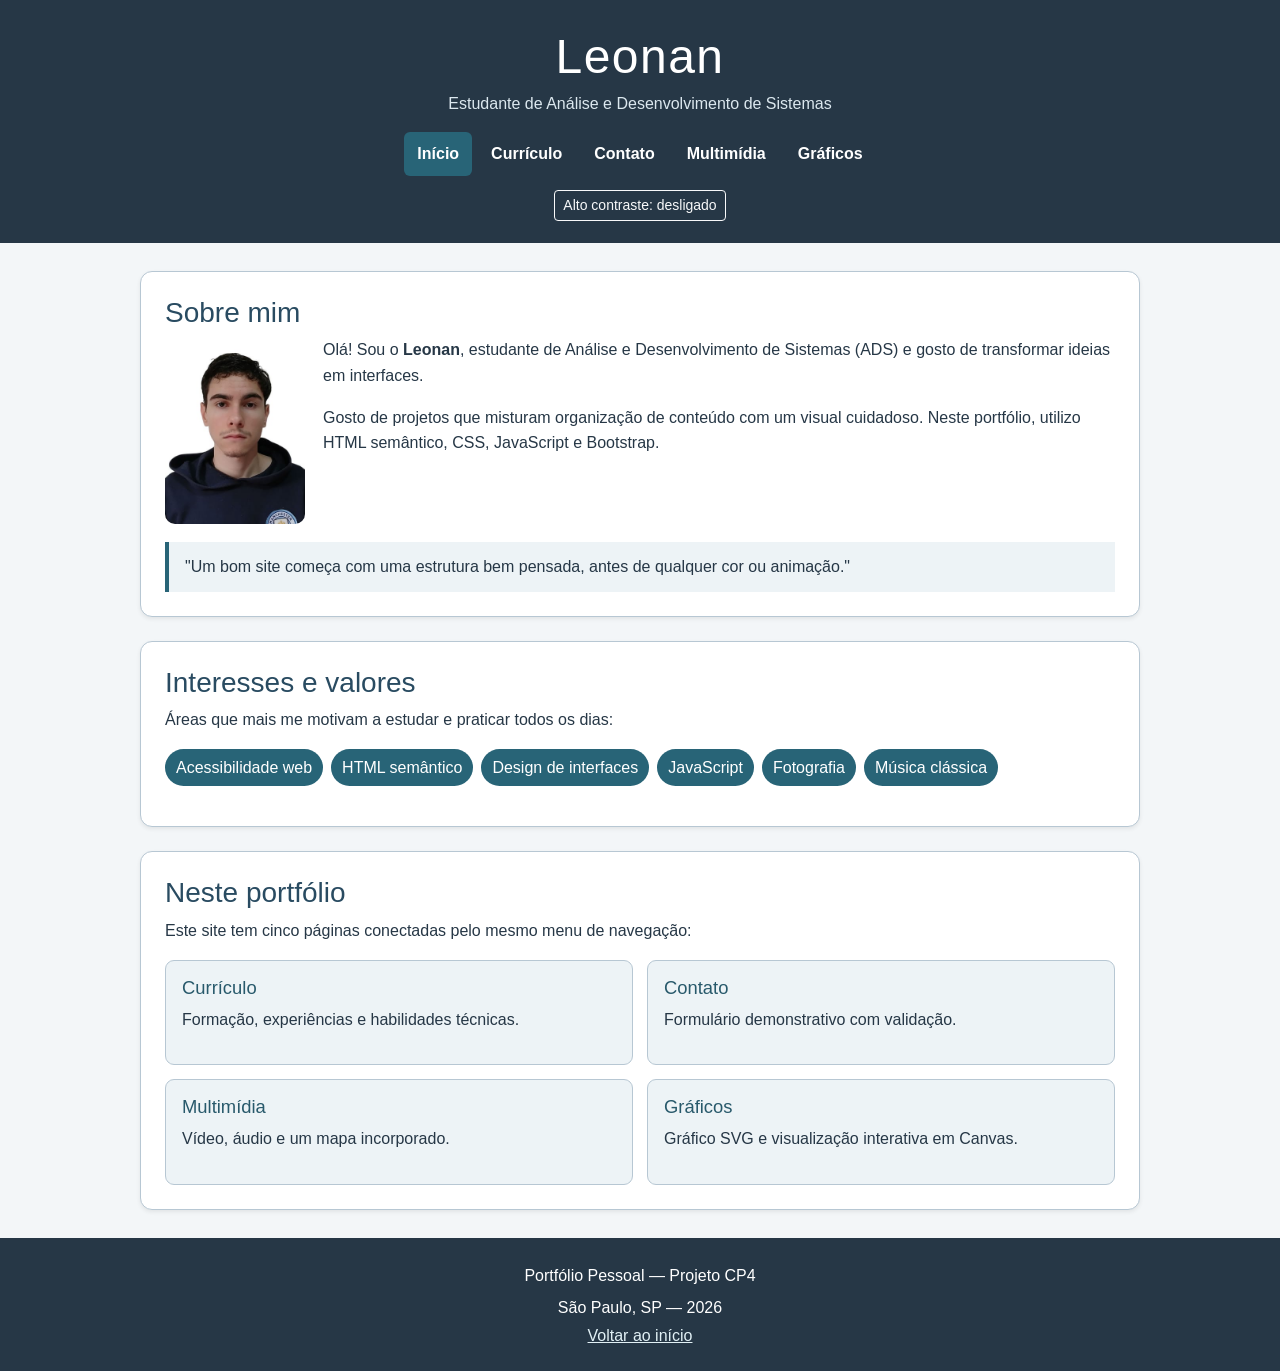
<file: index.html>
<!DOCTYPE html>
<html lang="pt-BR">
<head>
    <meta charset="UTF-8">
    <meta name="viewport" content="width=device-width, initial-scale=1.0">
    <title>Leonan — Portfólio Pessoal</title>
    <meta name="description" content="Portfólio pessoal de Leonan, estudante de Análise e Desenvolvimento de Sistemas.">
    <link href="https://cdn.jsdelivr.net/npm/bootstrap@5.3.3/dist/css/bootstrap.min.css" rel="stylesheet" crossorigin="anonymous">
    <link rel="stylesheet" href="css/estilos.css">
</head>
<body>
    <a class="pular-conteudo" href="#conteudo">Pular para o conteúdo principal</a>
    <header id="inicio">
        <h1>Leonan</h1>
        <p class="tagline">Estudante de Análise e Desenvolvimento de Sistemas</p>
        <svg class="arco-decorativo" viewBox="0 0 100 20" preserveAspectRatio="none" aria-hidden="true">
            <path d="M0 20 Q50 0 100 20 Z"></path>
        </svg>
        <nav aria-label="Navegação principal">
            <ul>
                <li><a href="index.html" aria-current="page">Início</a></li>
                <li><a href="curriculo.html">Currículo</a></li>
                <li><a href="formulario.html">Contato</a></li>
                <li><a href="multimidia.html">Multimídia</a></li>
                <li><a href="graficos.html">Gráficos</a></li>
            </ul>
        </nav>
        <div class="controle-acessibilidade">
            <button type="button" id="alternar-contraste" class="btn btn-outline-light btn-sm"
                aria-pressed="false" aria-label="Ativar modo de alto contraste">
                Alto contraste: desligado
            </button>
        </div>
    </header>

    <main id="conteudo" class="container">
        <section id="sobre" class="card shadow-sm mb-4 p-3 p-md-4">
            <h2>Sobre mim</h2>
            <div class="grade-apresentacao">
                <img src="midia/imagem.jpeg" alt="Ilustração estilizada representando Leonan" width="140">
                <div>
                    <p>Olá! Sou o <strong>Leonan</strong>, estudante de Análise e Desenvolvimento de Sistemas (ADS) e gosto de transformar ideias em interfaces.</p>
                    <p>Gosto de projetos que misturam organização de conteúdo com um visual cuidadoso. Neste portfólio, utilizo HTML semântico, CSS, JavaScript e Bootstrap.</p>
                </div>
            </div>
            <blockquote>"Um bom site começa com uma estrutura bem pensada, antes de qualquer cor ou animação."</blockquote>
        </section>

        <section id="interesses" class="card shadow-sm mb-4 p-3 p-md-4">
            <h2>Interesses e valores</h2>
            <p>Áreas que mais me motivam a estudar e praticar todos os dias:</p>
            <ul class="tags">
                <li>Acessibilidade web</li>
                <li>HTML semântico</li>
                <li>Design de interfaces</li>
                <li>JavaScript</li>
                <li>Fotografia</li>
                <li>Música clássica</li>
            </ul>
        </section>

        <section id="destaques" class="card shadow-sm mb-4 p-3 p-md-4">
            <h2>Neste portfólio</h2>
            <p>Este site tem cinco páginas conectadas pelo mesmo menu de navegação:</p>
            <div class="grade">
                <a class="item link-card" href="curriculo.html">
                    <h3>Currículo</h3>
                    <p>Formação, experiências e habilidades técnicas.</p>
                </a>
                <a class="item link-card" href="formulario.html">
                    <h3>Contato</h3>
                    <p>Formulário demonstrativo com validação.</p>
                </a>
                <a class="item link-card" href="multimidia.html">
                    <h3>Multimídia</h3>
                    <p>Vídeo, áudio e um mapa incorporado.</p>
                </a>
                <a class="item link-card" href="graficos.html">
                    <h3>Gráficos</h3>
                    <p>Gráfico SVG e visualização interativa em Canvas.</p>
                </a>
            </div>
        </section>
    </main>

    <footer class="container-fluid">
        <p>Portfólio Pessoal — Projeto CP4</p>
        <p>São Paulo, SP — 2026</p>
        <a href="#inicio">Voltar ao início</a>
    </footer>
    <script src="js/site.js" defer></script>
    <script src="https://cdn.jsdelivr.net/npm/bootstrap@5.3.3/dist/js/bootstrap.bundle.min.js" crossorigin="anonymous" defer></script>
</body>
</html>
</file>
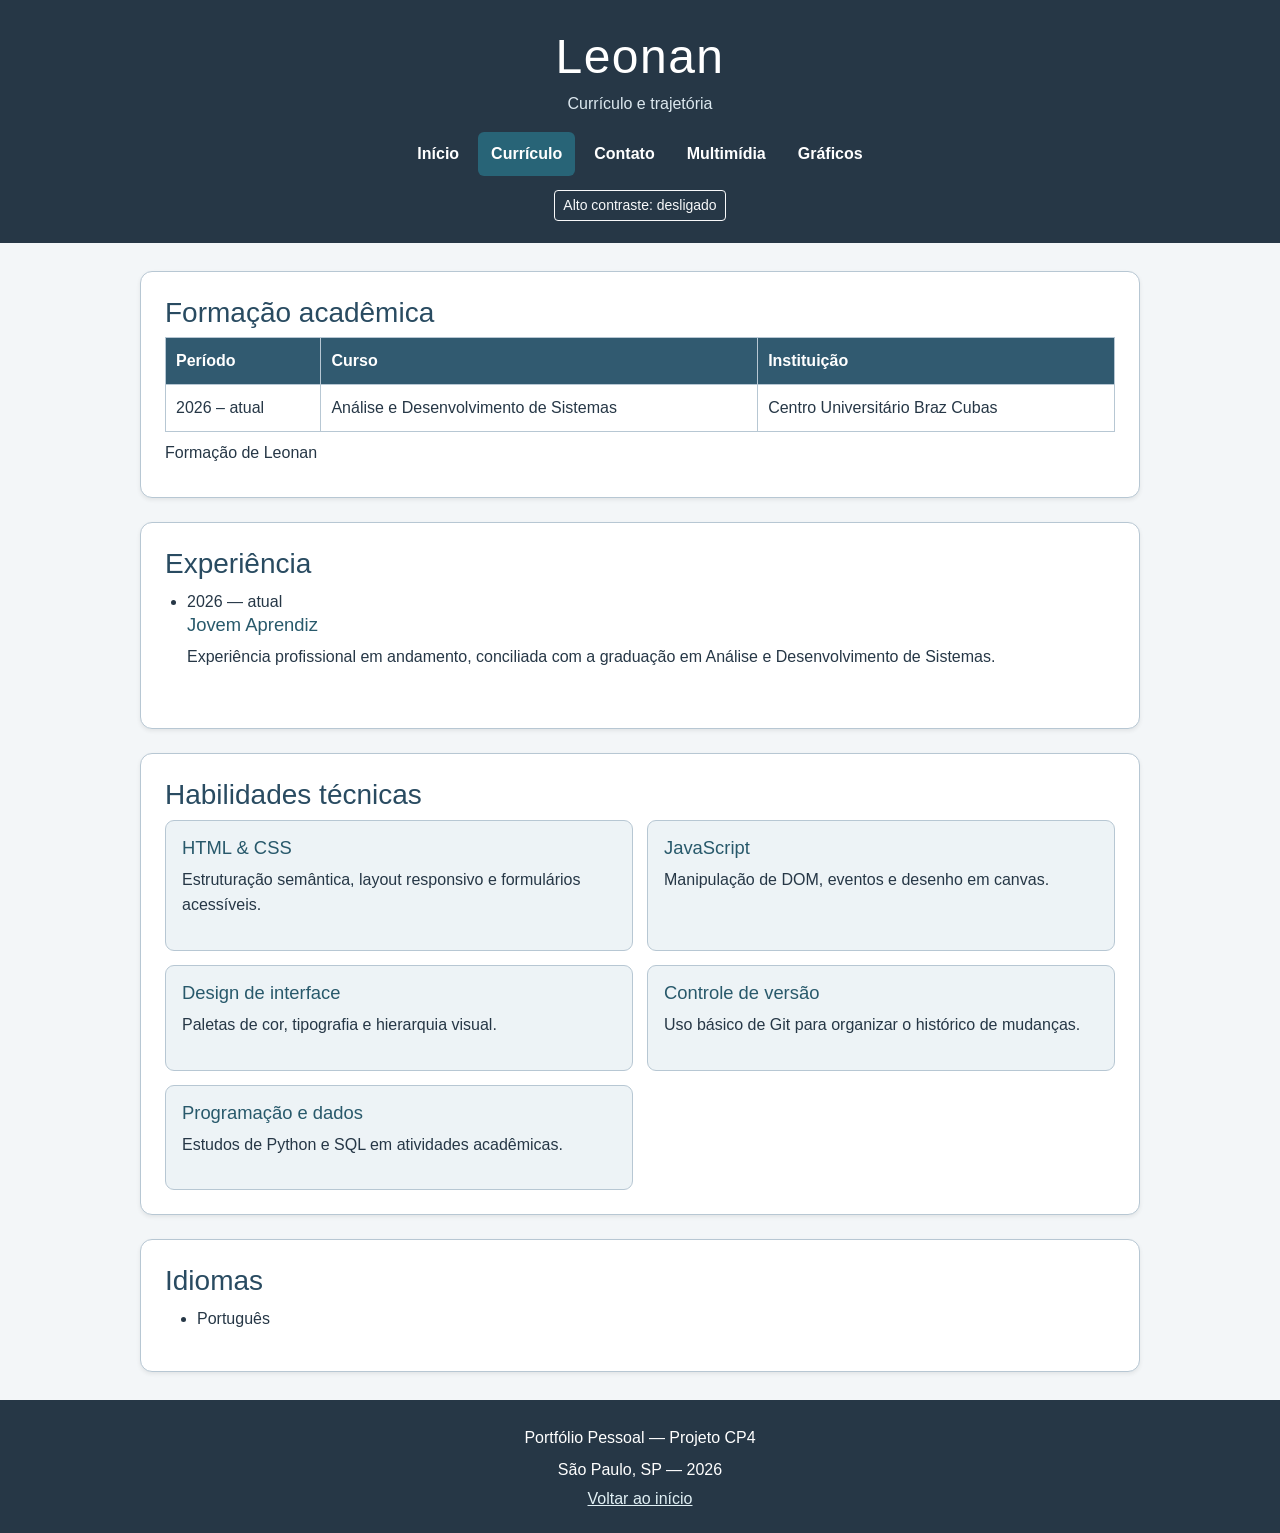
<file: curriculo.html>
<!DOCTYPE html>
<html lang="pt-BR">
<head>
    <meta charset="UTF-8">
    <meta name="viewport" content="width=device-width, initial-scale=1.0">
    <title>Currículo — Leonan</title>
    <meta name="description" content="Portfólio pessoal de Leonan, estudante de Análise e Desenvolvimento de Sistemas.">
    <link href="https://cdn.jsdelivr.net/npm/bootstrap@5.3.3/dist/css/bootstrap.min.css" rel="stylesheet" crossorigin="anonymous">
    <link rel="stylesheet" href="css/estilos.css">
</head>
<body>
    <a class="pular-conteudo" href="#conteudo">Pular para o conteúdo principal</a>
    <header id="inicio">
        <h1>Leonan</h1>
        <p class="tagline">Currículo e trajetória</p>
        <svg class="arco-decorativo" viewBox="0 0 100 20" preserveAspectRatio="none" aria-hidden="true">
            <path d="M0 20 Q50 0 100 20 Z"></path>
        </svg>
        <nav aria-label="Navegação principal">
            <ul>
                <li><a href="index.html">Início</a></li>
                <li><a href="curriculo.html" aria-current="page">Currículo</a></li>
                <li><a href="formulario.html">Contato</a></li>
                <li><a href="multimidia.html">Multimídia</a></li>
                <li><a href="graficos.html">Gráficos</a></li>
            </ul>
        </nav>
        <div class="controle-acessibilidade">
            <button type="button" id="alternar-contraste" class="btn btn-outline-light btn-sm"
                aria-pressed="false" aria-label="Ativar modo de alto contraste">
                Alto contraste: desligado
            </button>
        </div>
    </header>

    <main id="conteudo" class="container">
        <section id="formacao" class="card shadow-sm mb-4 p-3 p-md-4">
            <h2>Formação acadêmica</h2>
            <table>
                <caption>Formação de Leonan</caption>
                <thead>
                    <tr>
                        <th scope="col">Período</th>
                        <th scope="col">Curso</th>
                        <th scope="col">Instituição</th>
                    </tr>
                </thead>
                <tbody>
                    <tr>
                        <td>2026 – atual</td>
                        <td>Análise e Desenvolvimento de Sistemas</td>
                        <td>Centro Universitário Braz Cubas</td>
                    </tr>
                </tbody>
            </table>
        </section>

        <section id="experiencia" class="card shadow-sm mb-4 p-3 p-md-4">
            <h2>Experiência</h2>
            <ul class="linha-tempo">
                <li>
                    <time datetime="2026">2026 — atual</time>
                    <h3>Jovem Aprendiz</h3>
                    <p>Experiência profissional em andamento, conciliada com a graduação em Análise e Desenvolvimento de Sistemas.</p>
                </li>
            </ul>
        </section>

        <section id="habilidades" class="card shadow-sm mb-4 p-3 p-md-4">
            <h2>Habilidades técnicas</h2>
            <div class="grade">
                <article class="item">
                    <h3>HTML &amp; CSS</h3>
                    <p>Estruturação semântica, layout responsivo e formulários acessíveis.</p>
                </article>
                <article class="item">
                    <h3>JavaScript</h3>
                    <p>Manipulação de DOM, eventos e desenho em canvas.</p>
                </article>
                <article class="item">
                    <h3>Design de interface</h3>
                    <p>Paletas de cor, tipografia e hierarquia visual.</p>
                </article>
                <article class="item">
                    <h3>Controle de versão</h3>
                    <p>Uso básico de Git para organizar o histórico de mudanças.</p>
                </article>
                <article class="item">
                    <h3>Programação e dados</h3>
                    <p>Estudos de Python e SQL em atividades acadêmicas.</p>
                </article>
            </div>
        </section>

        <section id="idiomas" class="card shadow-sm mb-4 p-3 p-md-4">
            <h2>Idiomas</h2>
            <ul class="lista-marcada">
                <li>Português</li>
            </ul>
        </section>
    </main>

    <footer class="container-fluid">
        <p>Portfólio Pessoal — Projeto CP4</p>
        <p>São Paulo, SP — 2026</p>
        <a href="#inicio">Voltar ao início</a>
    </footer>
    <script src="js/site.js" defer></script>
    <script src="https://cdn.jsdelivr.net/npm/bootstrap@5.3.3/dist/js/bootstrap.bundle.min.js" crossorigin="anonymous" defer></script>
</body>
</html>
</file>
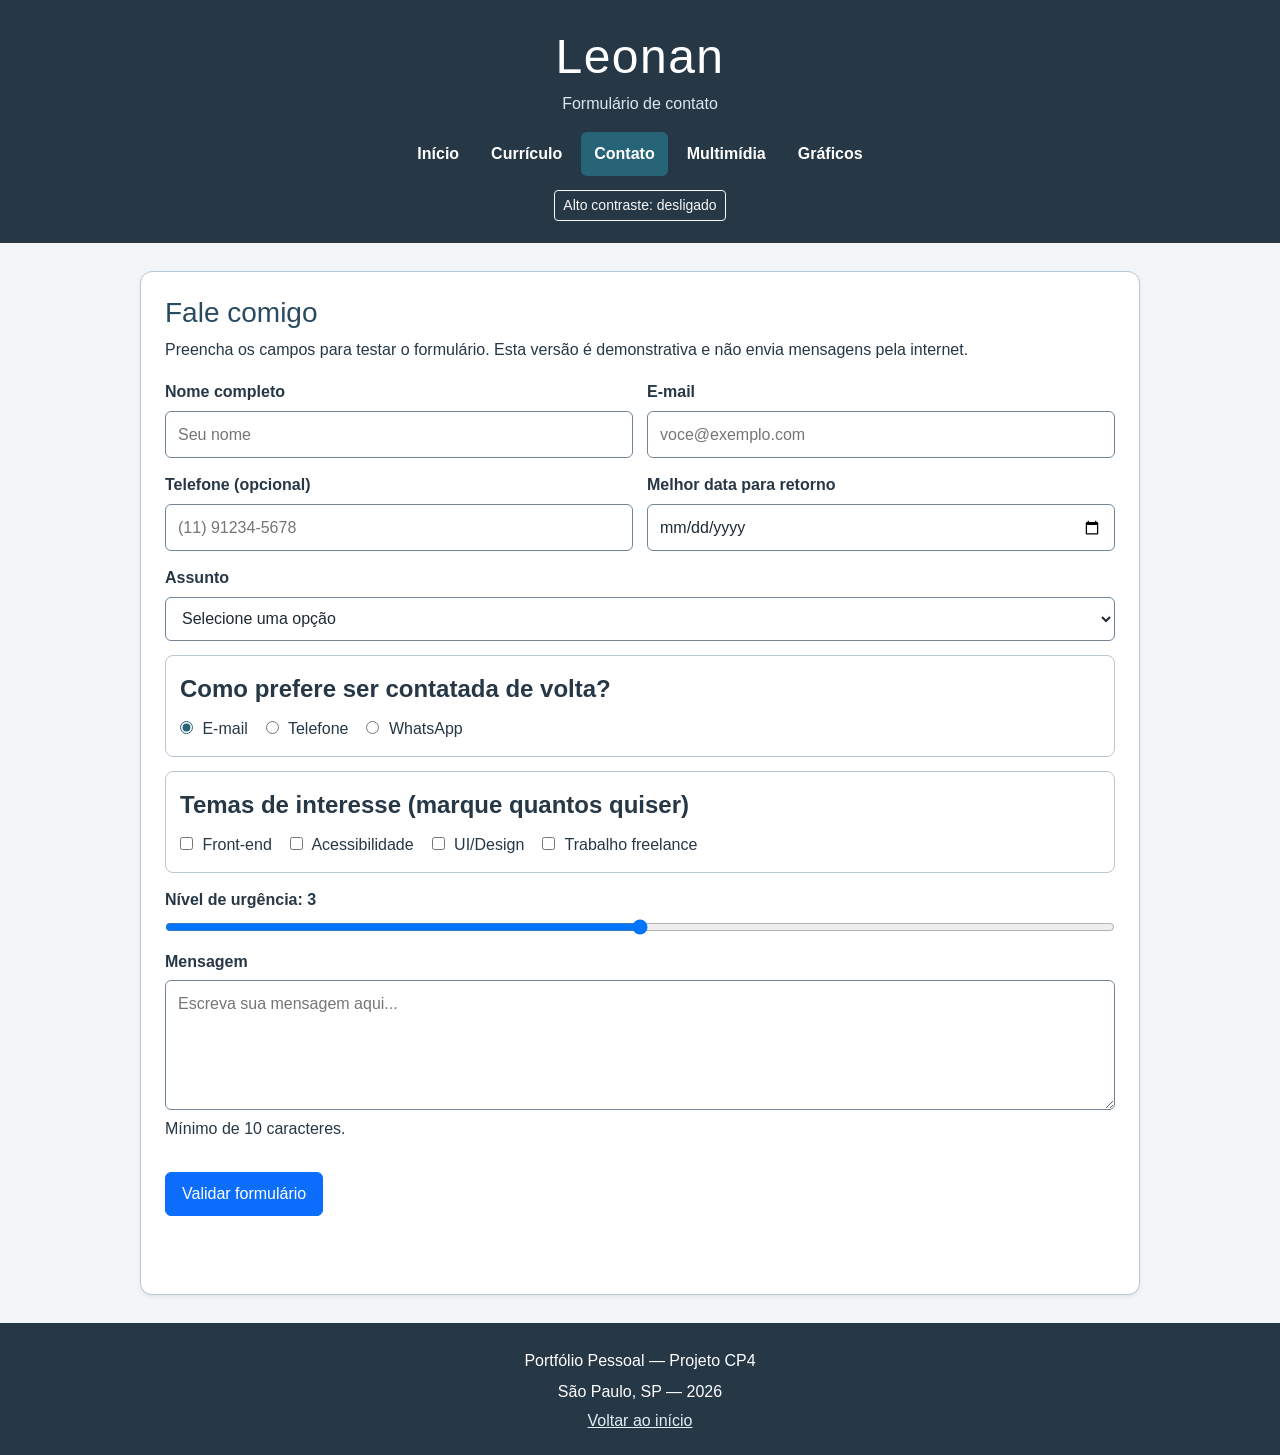
<file: formulario.html>
<!DOCTYPE html>
<html lang="pt-BR">
<head>
    <meta charset="UTF-8">
    <meta name="viewport" content="width=device-width, initial-scale=1.0">
    <title>Contato — Leonan</title>
    <meta name="description" content="Portfólio pessoal de Leonan, estudante de Análise e Desenvolvimento de Sistemas.">
    <link href="https://cdn.jsdelivr.net/npm/bootstrap@5.3.3/dist/css/bootstrap.min.css" rel="stylesheet" crossorigin="anonymous">
    <link rel="stylesheet" href="css/estilos.css">
</head>
<body>
    <a class="pular-conteudo" href="#conteudo">Pular para o conteúdo principal</a>
    <header id="inicio">
        <h1>Leonan</h1>
        <p class="tagline">Formulário de contato</p>
        <svg class="arco-decorativo" viewBox="0 0 100 20" preserveAspectRatio="none" aria-hidden="true">
            <path d="M0 20 Q50 0 100 20 Z"></path>
        </svg>
        <nav aria-label="Navegação principal">
            <ul>
                <li><a href="index.html">Início</a></li>
                <li><a href="curriculo.html">Currículo</a></li>
                <li><a href="formulario.html" aria-current="page">Contato</a></li>
                <li><a href="multimidia.html">Multimídia</a></li>
                <li><a href="graficos.html">Gráficos</a></li>
            </ul>
        </nav>
        <div class="controle-acessibilidade">
            <button type="button" id="alternar-contraste" class="btn btn-outline-light btn-sm"
                aria-pressed="false" aria-label="Ativar modo de alto contraste">
                Alto contraste: desligado
            </button>
        </div>
    </header>

    <main id="conteudo" class="container">
        <section id="contato" class="card shadow-sm mb-4 p-3 p-md-4">
            <h2>Fale comigo</h2>
            <p class="subtitulo">Preencha os campos para testar o formulário. Esta versão é demonstrativa e não envia mensagens pela internet.</p>

            <form id="form-contato" action="#" method="post" novalidate>
                <div class="campo linha-dupla">
                    <div class="campo">
                        <label for="nome">Nome completo</label>
                        <input type="text" id="nome" name="nome" placeholder="Seu nome" minlength="3" required>
                    </div>
                    <div class="campo">
                        <label for="email">E-mail</label>
                        <input type="email" id="email" name="email" placeholder="voce@exemplo.com" required>
                    </div>
                </div>

                <div class="campo linha-dupla">
                    <div class="campo">
                        <label for="telefone">Telefone <span class="opcional">(opcional)</span></label>
                        <input type="tel" id="telefone" name="telefone" placeholder="(11) 91234-5678" pattern="^\(?\d{2}\)?\s?\d{4,5}-?\d{4}$">
                    </div>
                    <div class="campo">
                        <label for="data-contato">Melhor data para retorno</label>
                        <input type="date" id="data-contato" name="data-contato">
                    </div>
                </div>

                <div class="campo">
                    <label for="assunto">Assunto</label>
                    <select id="assunto" name="assunto" required>
                        <option value="">Selecione uma opção</option>
                        <option value="projeto">Proposta de projeto</option>
                        <option value="estagio">Oportunidade de estágio</option>
                        <option value="feedback">Feedback sobre o portfólio</option>
                        <option value="outro">Outro assunto</option>
                    </select>
                </div>

                <fieldset>
                    <legend>Como prefere ser contatada de volta?</legend>
                    <div class="opcoes-radio">
                        <label><input type="radio" name="preferencia" value="email" checked> E-mail</label>
                        <label><input type="radio" name="preferencia" value="telefone"> Telefone</label>
                        <label><input type="radio" name="preferencia" value="whatsapp"> WhatsApp</label>
                    </div>
                </fieldset>

                <fieldset>
                    <legend>Temas de interesse (marque quantos quiser)</legend>
                    <div class="opcoes-checkbox">
                        <label><input type="checkbox" name="interesse" value="frontend"> Front-end</label>
                        <label><input type="checkbox" name="interesse" value="acessibilidade"> Acessibilidade</label>
                        <label><input type="checkbox" name="interesse" value="ui"> UI/Design</label>
                        <label><input type="checkbox" name="interesse" value="freelance"> Trabalho freelance</label>
                    </div>
                </fieldset>

                <div class="campo">
                    <label for="urgencia">Nível de urgência: <output id="valor-urgencia" for="urgencia">3</output></label>
                    <input type="range" id="urgencia" name="urgencia" min="1" max="5" value="3"
                        oninput="document.getElementById('valor-urgencia').textContent = this.value">
                </div>

                <div class="campo">
                    <label for="mensagem">Mensagem</label>
                    <textarea id="mensagem" name="mensagem" placeholder="Escreva sua mensagem aqui..." minlength="10" required></textarea>
                    <p class="dica-campo">Mínimo de 10 caracteres.</p>
                </div>

                <button type="submit" class="btn btn-primary botao">Validar formulário</button>
                <p id="status-formulario" class="mensagem-status" role="status" aria-live="polite"></p>
            </form>
        </section>
    </main>

    <footer class="container-fluid">
        <p>Portfólio Pessoal — Projeto CP4</p>
        <p>São Paulo, SP — 2026</p>
        <a href="#inicio">Voltar ao início</a>
    </footer>
    <script src="js/site.js" defer></script>
    <script src="https://cdn.jsdelivr.net/npm/bootstrap@5.3.3/dist/js/bootstrap.bundle.min.js" crossorigin="anonymous" defer></script>
</body>
</html>
</file>
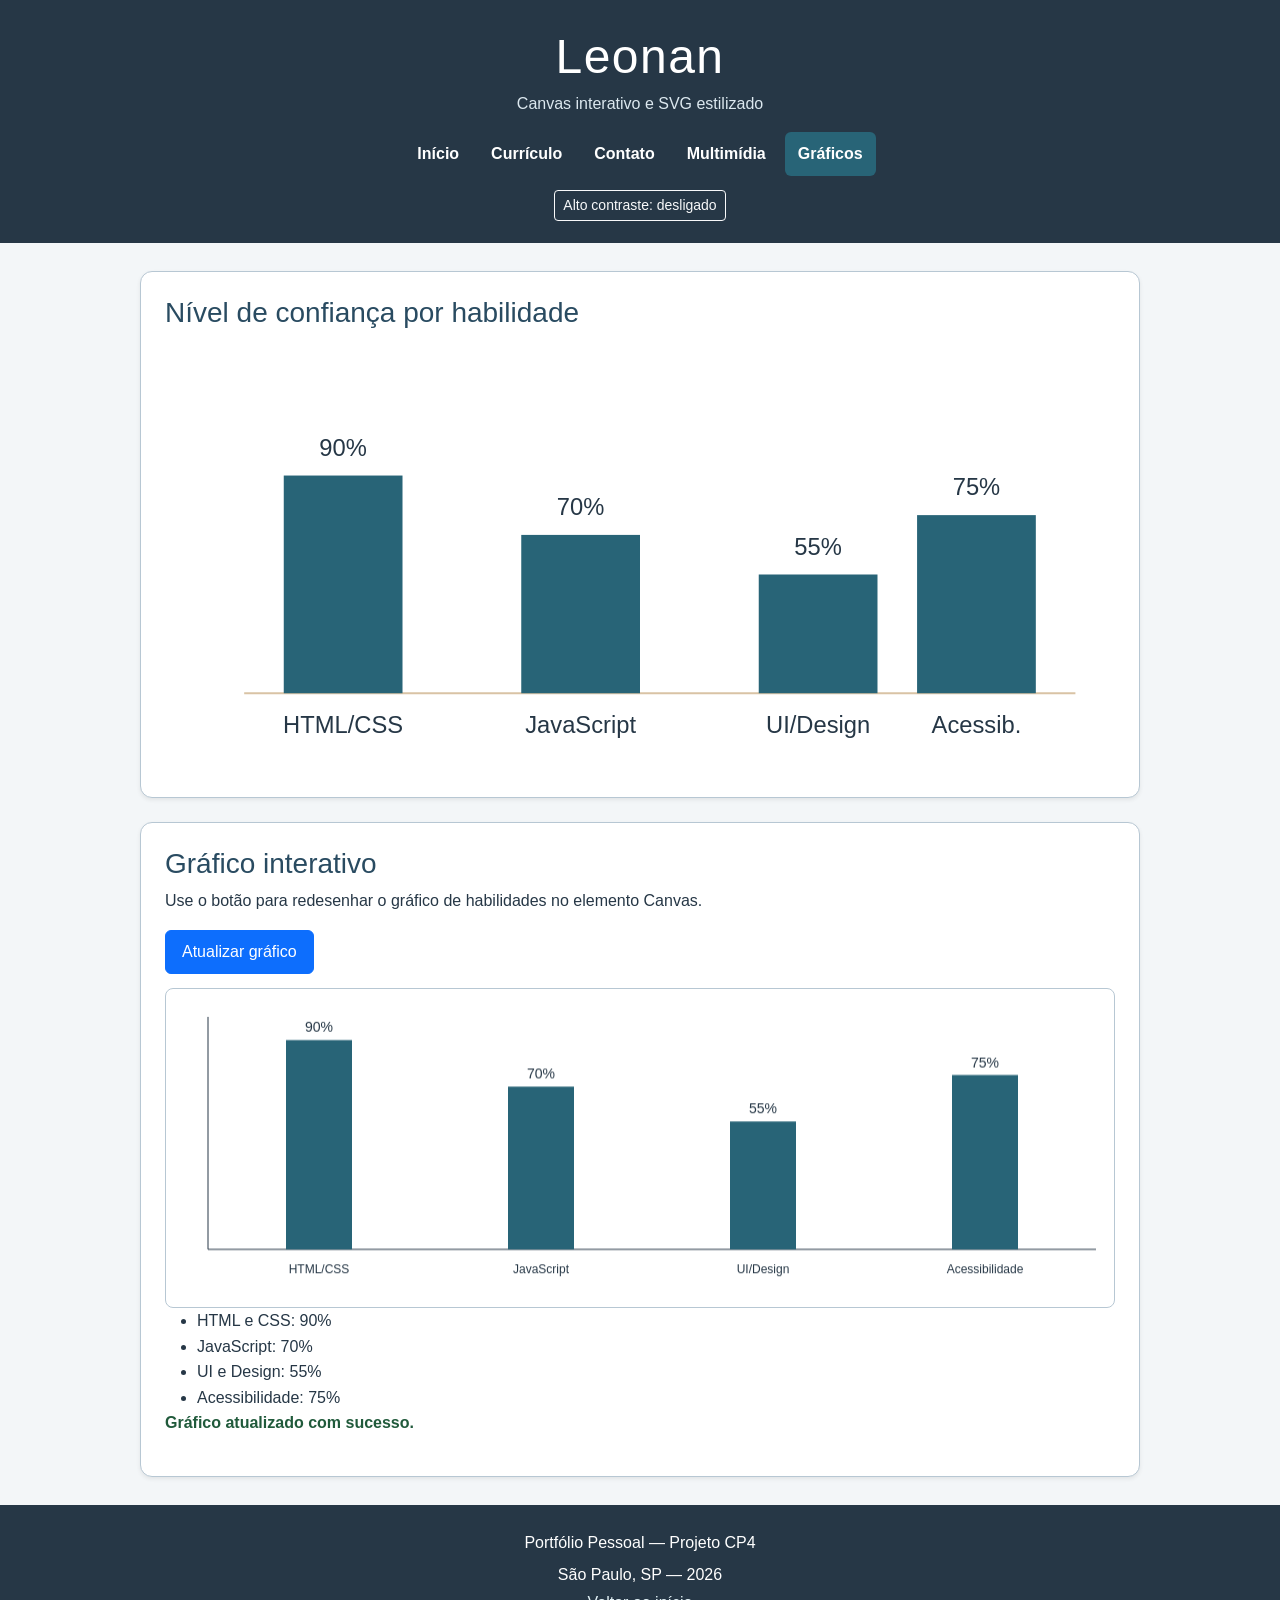
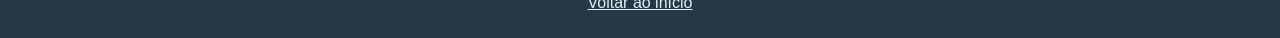
<file: graficos.html>
<!DOCTYPE html>
<html lang="pt-BR">
<head>
    <meta charset="UTF-8">
    <meta name="viewport" content="width=device-width, initial-scale=1.0">
    <title>Gráficos — Leonan</title>
    <meta name="description" content="Portfólio pessoal de Leonan, estudante de Análise e Desenvolvimento de Sistemas.">
    <link href="https://cdn.jsdelivr.net/npm/bootstrap@5.3.3/dist/css/bootstrap.min.css" rel="stylesheet" crossorigin="anonymous">
    <link rel="stylesheet" href="css/estilos.css">
</head>
<body>
    <a class="pular-conteudo" href="#conteudo">Pular para o conteúdo principal</a>
    <header id="inicio">
        <h1>Leonan</h1>
        <p class="tagline">Canvas interativo e SVG estilizado</p>
        <svg class="arco-decorativo" viewBox="0 0 100 20" preserveAspectRatio="none" aria-hidden="true">
            <path d="M0 20 Q50 0 100 20 Z"></path>
        </svg>
        <nav aria-label="Navegação principal">
            <ul>
                <li><a href="index.html">Início</a></li>
                <li><a href="curriculo.html">Currículo</a></li>
                <li><a href="formulario.html">Contato</a></li>
                <li><a href="multimidia.html">Multimídia</a></li>
                <li><a href="graficos.html" aria-current="page">Gráficos</a></li>
            </ul>
        </nav>
        <div class="controle-acessibilidade">
            <button type="button" id="alternar-contraste" class="btn btn-outline-light btn-sm"
                aria-pressed="false" aria-label="Ativar modo de alto contraste">
                Alto contraste: desligado
            </button>
        </div>
    </header>

    <main id="conteudo" class="container">

<section id="niveis" class="card shadow-sm mb-4 p-3 p-md-4">
            <h2>Nível de confiança por habilidade</h2>

            <svg class="grafico-svg" viewBox="0 0 480 220" role="img" aria-label="Gráfico de barras com o nível de confiança em quatro habilidades">
                <line x1="40" y1="180" x2="460" y2="180" stroke="#d9c3a5" stroke-width="1"></line>

                <rect class="barra" x="60" y="70" width="60" height="110"></rect>
                <text class="rotulo" x="90" y="200" text-anchor="middle">HTML/CSS</text>
                <text class="rotulo" x="90" y="60" text-anchor="middle">90%</text>

                <rect class="barra" x="180" y="100" width="60" height="80"></rect>
                <text class="rotulo" x="210" y="200" text-anchor="middle">JavaScript</text>
                <text class="rotulo" x="210" y="90" text-anchor="middle">70%</text>

                <rect class="barra" x="300" y="120" width="60" height="60"></rect>
                <text class="rotulo" x="330" y="200" text-anchor="middle">UI/Design</text>
                <text class="rotulo" x="330" y="110" text-anchor="middle">55%</text>

                <rect class="barra" x="380" y="90" width="60" height="90"></rect>
                <text class="rotulo" x="410" y="200" text-anchor="middle">Acessib.</text>
                <text class="rotulo" x="410" y="80" text-anchor="middle">75%</text>
            </svg>
        </section>
        <section id="grafico-interativo" class="card shadow-sm mb-4 p-3 p-md-4">
            <h2>Gráfico interativo</h2>
            <p>Use o botão para redesenhar o gráfico de habilidades no elemento Canvas.</p>
            <button type="button" id="redesenhar-grafico" class="btn btn-primary botao-canvas">Atualizar gráfico</button>
            <div class="canvas-container">
                <canvas id="grafico-canvas" width="720" height="320" role="img"
                    aria-label="Gráfico de habilidades: HTML e CSS 90%, JavaScript 70%, UI e Design 55%, acessibilidade 75%.">
                    HTML e CSS 90%, JavaScript 70%, UI e Design 55%, acessibilidade 75%.
                </canvas>
            </div>
            <ul class="dados-grafico">
                <li>HTML e CSS: 90%</li><li>JavaScript: 70%</li>
                <li>UI e Design: 55%</li><li>Acessibilidade: 75%</li>
            </ul>
            <p id="status-grafico" class="mensagem-status" role="status" aria-live="polite">Gráfico carregado.</p>
        </section>
    </main>

    <footer class="container-fluid">
        <p>Portfólio Pessoal — Projeto CP4</p>
        <p>São Paulo, SP — 2026</p>
        <a href="#inicio">Voltar ao início</a>
    </footer>
    <script src="js/site.js" defer></script>
    <script src="https://cdn.jsdelivr.net/npm/bootstrap@5.3.3/dist/js/bootstrap.bundle.min.js" crossorigin="anonymous" defer></script>
</body>
</html>
</file>
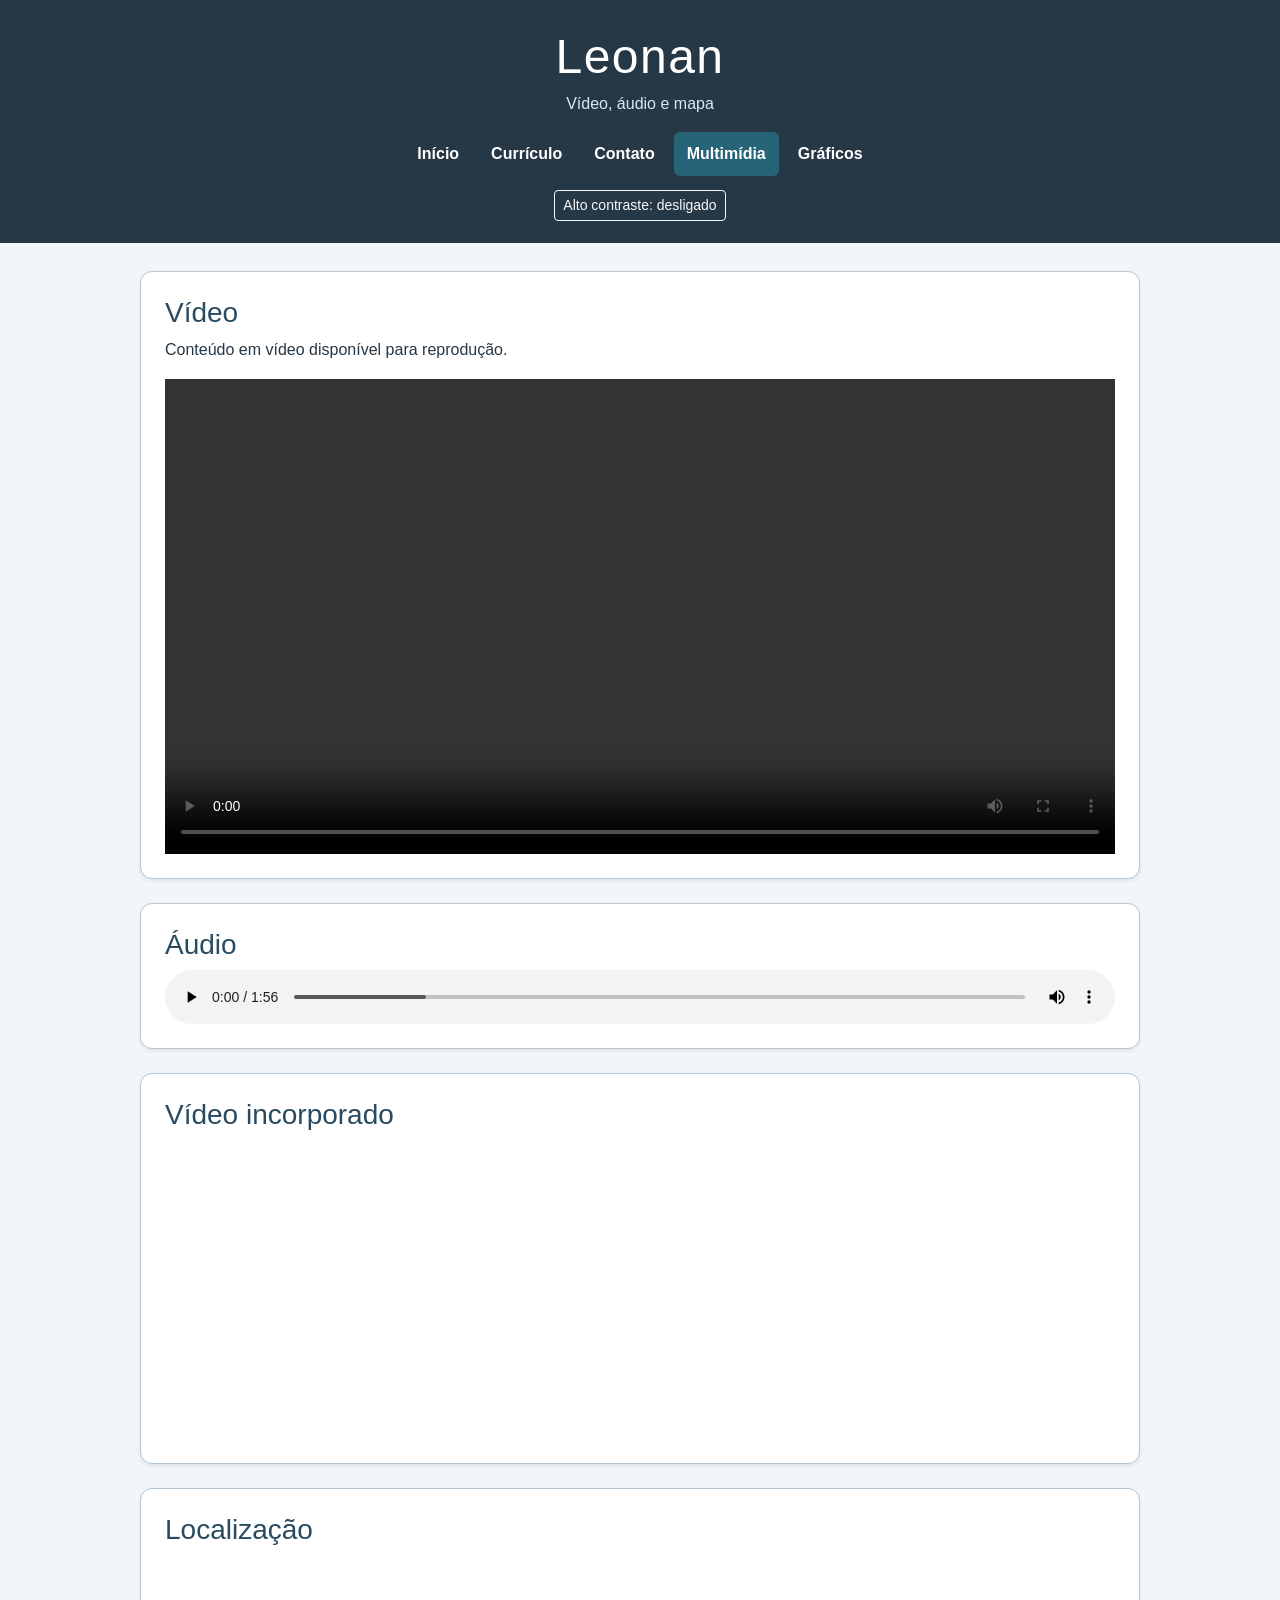
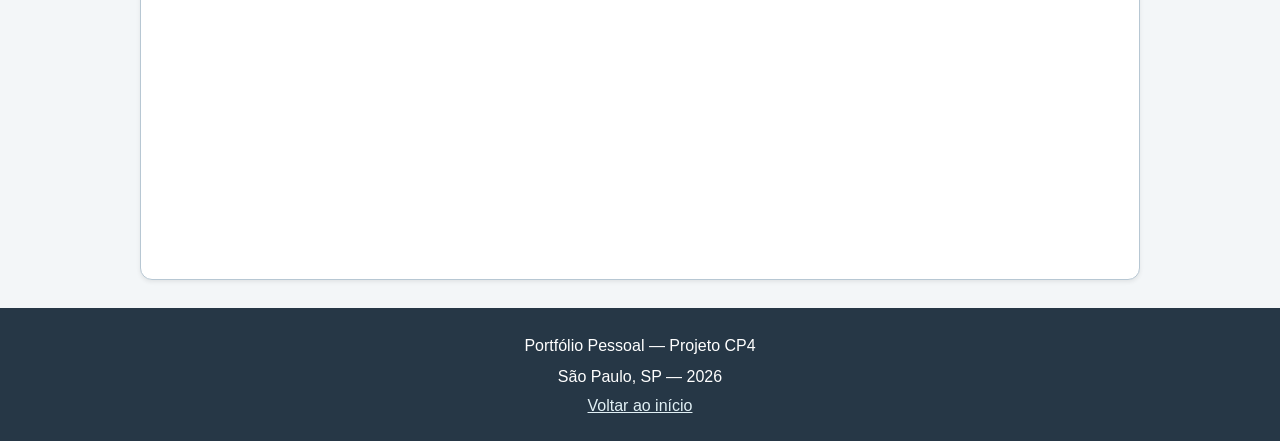
<file: multimidia.html>
<!DOCTYPE html>
<html lang="pt-BR">

<head>
    <meta charset="UTF-8">
    <meta name="viewport" content="width=device-width, initial-scale=1.0">
    <title>Multimídia — Leonan</title>
    <meta name="description" content="Portfólio pessoal de Leonan, estudante de Análise e Desenvolvimento de Sistemas.">
    <link href="https://cdn.jsdelivr.net/npm/bootstrap@5.3.3/dist/css/bootstrap.min.css" rel="stylesheet" crossorigin="anonymous">
    <link rel="stylesheet" href="css/estilos.css">
</head>

<body>
    <a class="pular-conteudo" href="#conteudo">Pular para o conteúdo principal</a>
    <header id="inicio">
        <h1>Leonan</h1>
        <p class="tagline">Vídeo, áudio e mapa</p>
        <svg class="arco-decorativo" viewBox="0 0 100 20" preserveAspectRatio="none" aria-hidden="true">
            <path d="M0 20 Q50 0 100 20 Z"></path>
        </svg>
        <nav aria-label="Navegação principal">
            <ul>
                <li><a href="index.html">Início</a></li>
                <li><a href="curriculo.html">Currículo</a></li>
                <li><a href="formulario.html">Contato</a></li>
                <li><a href="multimidia.html" aria-current="page">Multimídia</a></li>
                <li><a href="graficos.html">Gráficos</a></li>
            </ul>
        </nav>
        <div class="controle-acessibilidade">
            <button type="button" id="alternar-contraste" class="btn btn-outline-light btn-sm"
                aria-pressed="false" aria-label="Ativar modo de alto contraste">
                Alto contraste: desligado
            </button>
        </div>
    </header>

    <main id="conteudo" class="container">
        <section id="video" class="card shadow-sm mb-4 p-3 p-md-4">
            <h2>Vídeo</h2>
            <p>Conteúdo em vídeo disponível para reprodução.</p>
            <div class="midia-bloco">
                <video controls preload="metadata" aria-label="Vídeo de apresentação">
                    <source src="midia/Suite O Lago dos Cisnes (Scene I) - P. I. Tchaikovsky.mp4" type="video/mp4">
                    Seu navegador não oferece suporte à reprodução de vídeo.
                </video>
            </div>
        </section>
        <section id="audio" class="card shadow-sm mb-4 p-3 p-md-4">
            <h2>Áudio</h2>
            <div class="midia-bloco">
                <audio controls preload="metadata" aria-label="Reprodutor de áudio">
                    <source src="midia/audio.mpeg" type="audio/mpeg">
                    Seu navegador não oferece suporte à reprodução de áudio.
                </audio>
            </div>
        </section>
        <section id="video-externo" class="card shadow-sm mb-4 p-3 p-md-4">
            <h2>Vídeo incorporado</h2>
            <div class="moldura-iframe">
                <iframe src="https://www.youtube-nocookie.com/embed/EwFPB13wQvs"
                    title="Vídeo incorporado do YouTube" loading="lazy"
                    allow="accelerometer; autoplay; clipboard-write; encrypted-media; gyroscope; picture-in-picture; web-share"
                    referrerpolicy="strict-origin-when-cross-origin" allowfullscreen></iframe>
            </div>
        </section>
        <section id="mapa" class="card shadow-sm mb-4 p-3 p-md-4">
            <h2>Localização</h2>
            <div class="moldura-iframe">
                <iframe src="https://www.openstreetmap.org/export/embed.html?bbox=-46.6550%2C-23.5450%2C-46.6250%2C-23.5250&amp;layer=mapnik"
                    title="Mapa da região central de São Paulo" loading="lazy"></iframe>
            </div>
        </section>
    </main>

<footer class="container-fluid">
        <p>Portfólio Pessoal — Projeto CP4</p>
        <p>São Paulo, SP — 2026</p>
        <a href="#inicio">Voltar ao início</a>
    </footer>
    <script src="js/site.js" defer></script>
    <script src="https://cdn.jsdelivr.net/npm/bootstrap@5.3.3/dist/js/bootstrap.bundle.min.js" crossorigin="anonymous" defer></script>
</body>

</html>
</file>
<file: css/estilos.css>
* { box-sizing: border-box; }
:root {
    --texto: #263746; --fundo: #f3f6f8; --superficie: #ffffff;
    --primaria: #263746; --borda: #b7c7d3;
}
html { scroll-behavior: smooth; }
body {
    margin: 0; min-width: 320px; font-family: Arial, Helvetica, sans-serif;
    line-height: 1.6; color: var(--texto); background: var(--fundo);
}
img, video, iframe, svg, canvas { max-width: 100%; }
.pular-conteudo {
    position: absolute; z-index: 1000; top: 8px; left: 8px; padding: 10px 14px;
    color: #fff; background: #10212e; border-radius: 6px; transform: translateY(-160%);
}
.pular-conteudo:focus { transform: translateY(0); }
header { padding: 28px 16px 22px; text-align: center; color: #fff; background: var(--primaria); }
header h1 { margin: 0; font-size: clamp(2rem, 5vw, 3rem); letter-spacing: .03em; }
.tagline { margin: 5px 0 15px; color: #dce8ef; }
.arco-decorativo { display: none; }
nav ul { display: flex; flex-wrap: wrap; justify-content: center; gap: 6px; margin: 16px 0 0; padding: 0; list-style: none; }
nav a { display: block; padding: 9px 13px; color: #fff; font-weight: 600; text-decoration: none; border-radius: 6px; }
nav a:hover, nav a:focus-visible, nav a[aria-current="page"] { color: #fff; background: #286477; }
.controle-acessibilidade { margin-top: 14px; }
main.container { width: min(100% - 24px, 1000px); margin: 28px auto; padding: 0; }
.card { color: var(--texto); background: var(--superficie); border: 1px solid var(--borda); border-radius: 12px; }
h2 { margin-top: 0; color: #294b61; font-size: clamp(1.35rem, 3vw, 1.75rem); }
h3 { color: #28596b; font-size: 1.15rem; }
.grade-apresentacao { display: flex; flex-direction: column; align-items: flex-start; gap: 18px; }
.grade-apresentacao img { width: 140px; height: auto; border-radius: 10px; object-fit: cover; }
.grade { display: grid; grid-template-columns: 1fr; gap: 14px; }
.item { display: block; min-width: 0; padding: 16px; color: var(--texto); background: #edf3f6; border: 1px solid var(--borda); border-radius: 9px; }
.item h3 { margin-top: 0; }
.link-card { text-decoration: none; transition: transform .15s ease, border-color .15s ease; }
.link-card:hover { color: var(--texto); border-color: #286477; transform: translateY(-2px); }
.link-card:focus-visible { outline: 3px solid #0b6b8a; outline-offset: 3px; }
.tags { display: flex; flex-wrap: wrap; gap: 8px; padding: 0; list-style: none; }
.tags li { padding: 6px 11px; color: #fff; background: #286477; border-radius: 999px; }
blockquote { margin: 18px 0 0; padding: 12px 16px; border-left: 4px solid #286477; background: #edf3f6; }
table { width: 100%; border-collapse: collapse; }
caption { padding: 8px 0; color: var(--texto); text-align: left; }
th, td { padding: 10px; text-align: left; border: 1px solid var(--borda); }
th { color: #fff; background: #315a70; }
.linha-tempo { padding-left: 22px; }
.linha-tempo li { margin-bottom: 18px; }
form { display: flex; flex-direction: column; gap: 14px; }
.campo { display: flex; flex-direction: column; gap: 6px; }
.linha-dupla { display: grid; grid-template-columns: 1fr; gap: 14px; }
label, legend { font-weight: 700; }
input, select, textarea, button { font: inherit; }
input:not([type="checkbox"]):not([type="radio"]):not([type="range"]), select, textarea {
    width: 100%; min-height: 44px; padding: 10px 12px; color: #1f2933;
    background: #fff; border: 1px solid #718596; border-radius: 6px;
}
textarea { min-height: 130px; resize: vertical; }
fieldset { min-width: 0; padding: 14px; border: 1px solid var(--borda); border-radius: 8px; }
.opcoes-radio, .opcoes-checkbox { display: flex; flex-wrap: wrap; gap: 12px 18px; }
.opcoes-radio label, .opcoes-checkbox label { font-weight: 400; }
.opcoes-radio input, .opcoes-checkbox input { width: auto; min-height: auto; margin-right: 5px; accent-color: #286477; }
.botao, .botao-canvas { width: fit-content; min-height: 44px; padding: 9px 16px; }
.mensagem-status { min-height: 1.5em; font-weight: 700; color: #205a3b; }
.midia-bloco { display: flex; justify-content: center; }
video, audio { width: 100%; }
.moldura-iframe { width: 100%; overflow: hidden; border-radius: 8px; }
.moldura-iframe iframe { display: block; width: 100%; min-height: 300px; border: 0; }
.grafico-svg { display: block; width: 100%; height: auto; }
.barra { fill: #286477; }
.rotulo { fill: var(--texto); font-size: 12px; }
.canvas-container { width: 100%; margin-top: 14px; overflow: hidden; }
#grafico-canvas { display: block; width: 100%; height: 320px; background: #fff; border: 1px solid var(--borda); border-radius: 8px; }
.dados-grafico { margin-bottom: 0; }
footer { display: flex; flex-direction: column; align-items: center; padding: 22px 16px; text-align: center; color: #fff; background: var(--primaria); }
footer p { margin: 3px; }
footer a { color: #e1f0f5; }
:focus-visible { outline: 3px solid #f0a500; outline-offset: 3px; }
button:focus-visible, a:focus-visible, input:focus-visible, select:focus-visible, textarea:focus-visible { outline: 3px solid #f0a500; outline-offset: 3px; }
body.alto-contraste { --texto: #ffffff; --fundo: #001320; --superficie: #001320; --primaria: #000000; --borda: #0063a5; }
body.alto-contraste h2, body.alto-contraste h3, body.alto-contraste .item, body.alto-contraste .mensagem-status { color: #0095ff; }
body.alto-contraste .item, body.alto-contraste blockquote { background: #00233b; border: 2px solid #0063a5; }
body.alto-contraste nav a, body.alto-contraste .tags li { color: #fff; background: #000; }
body.alto-contraste footer a { color: #fff; text-decoration: underline; }
@media (min-width: 600px) {
    .grade { grid-template-columns: repeat(2, minmax(0, 1fr)); }
    .grade-apresentacao { flex-direction: row; align-items: flex-start; }
    .linha-dupla { grid-template-columns: repeat(2, minmax(0, 1fr)); }
}
@media (prefers-reduced-motion: reduce) {
    *, *::before, *::after { scroll-behavior: auto !important; transition-duration: .01ms !important; animation-duration: .01ms !important; animation-iteration-count: 1 !important; }
}
</file>
